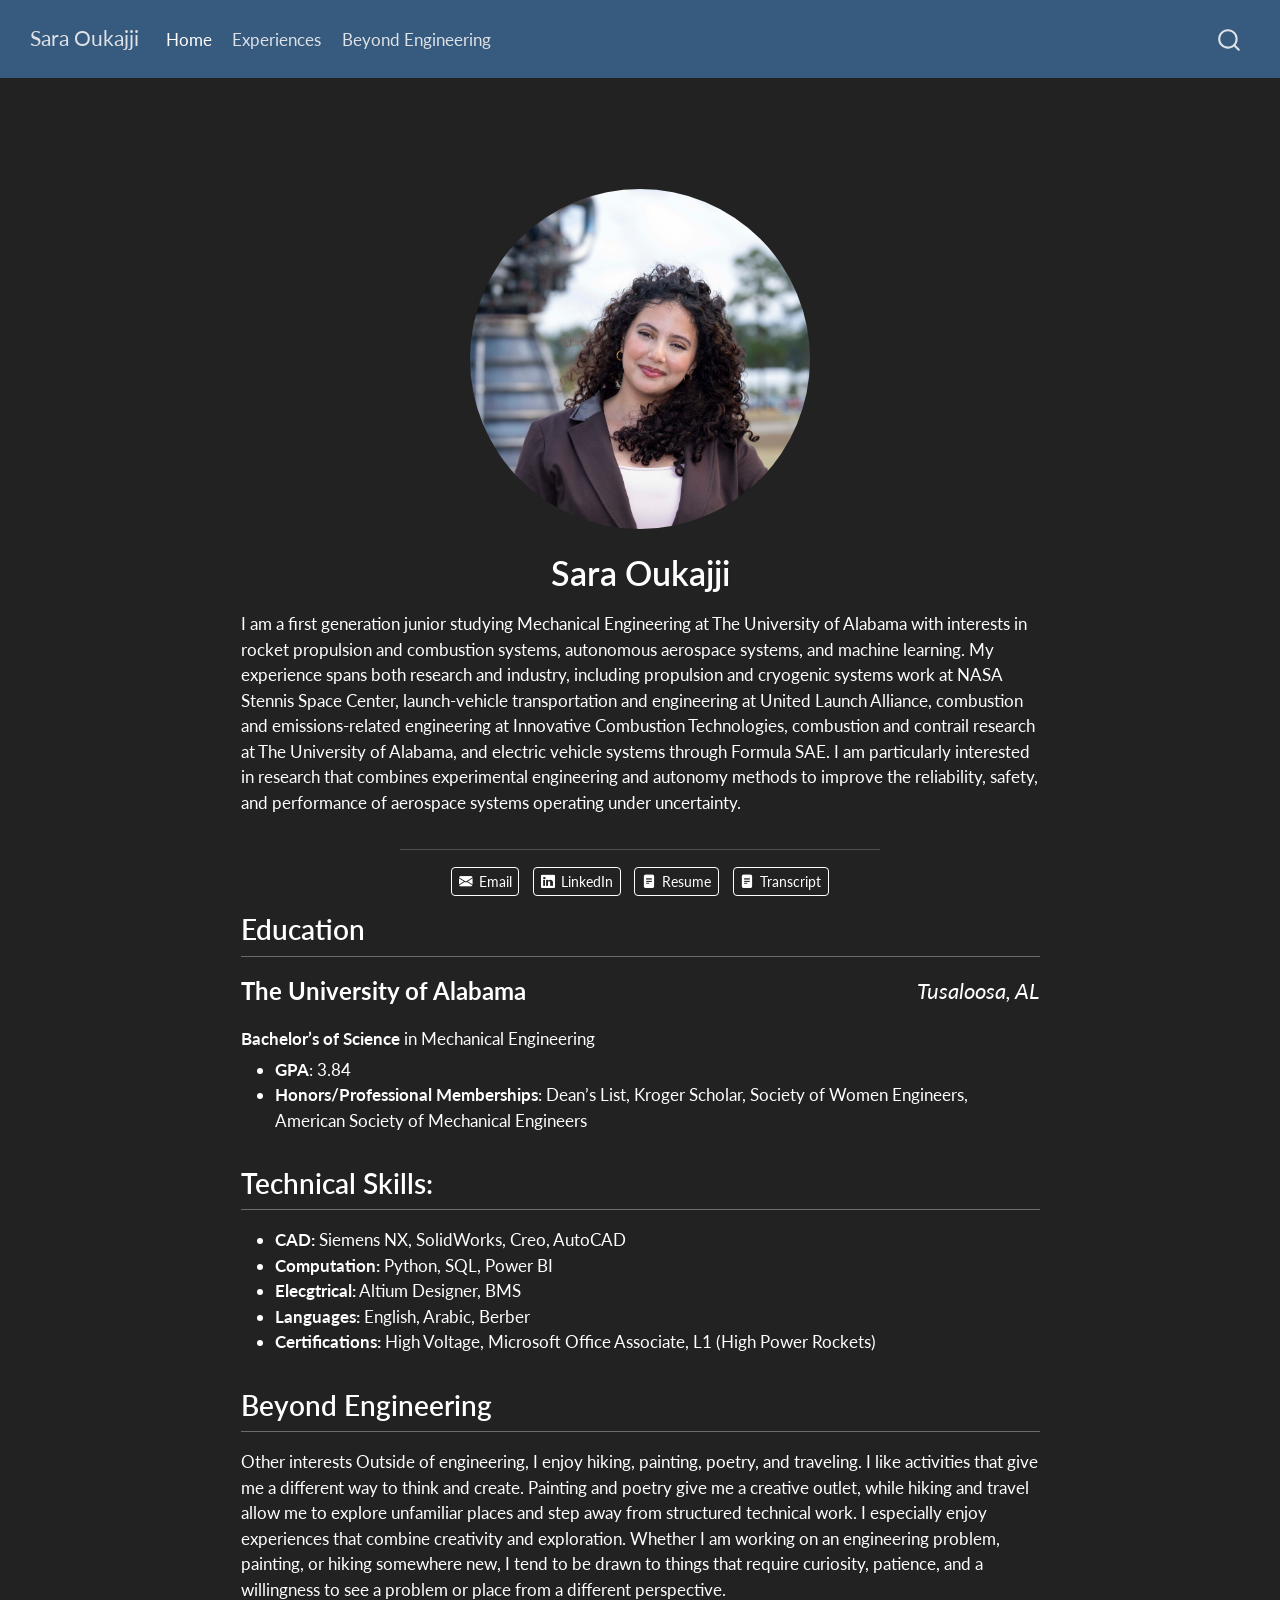
<file: index.html>
<!DOCTYPE html>
<html xmlns="http://www.w3.org/1999/xhtml" lang="en" xml:lang="en"><head>

<meta charset="utf-8">
<meta name="generator" content="quarto-1.9.37">

<meta name="viewport" content="width=device-width, initial-scale=1.0, user-scalable=yes">


<title>Sara Oukajji</title>
<style>
/* Default styles provided by pandoc.
** See https://pandoc.org/MANUAL.html#variables-for-html for config info.
*/
code{white-space: pre-wrap;}
span.smallcaps{font-variant: small-caps;}
div.columns{display: flex; gap: min(4vw, 1.5em);}
div.column{flex: auto; overflow-x: auto;}
div.hanging-indent{margin-left: 1.5em; text-indent: -1.5em;}
ul.task-list{list-style: none;}
ul.task-list li input[type="checkbox"] {
  width: 0.8em;
  margin: 0 0.8em 0.2em -1em; /* quarto-specific, see https://github.com/quarto-dev/quarto-cli/issues/4556 */ 
  vertical-align: middle;
}
</style>


<script src="site_libs/quarto-nav/quarto-nav.js"></script>
<script src="site_libs/quarto-nav/headroom.min.js"></script>
<script src="site_libs/clipboard/clipboard.min.js"></script>
<script src="site_libs/quarto-search/autocomplete.umd.js"></script>
<script src="site_libs/quarto-search/fuse.min.js"></script>
<script src="site_libs/quarto-search/quarto-search.js"></script>
<meta name="quarto:offset" content="./">
<script src="site_libs/quarto-html/quarto.js" type="module"></script>
<script src="site_libs/quarto-html/tabsets/tabsets.js" type="module"></script>
<script src="site_libs/quarto-html/popper.min.js"></script>
<script src="site_libs/quarto-html/tippy.umd.min.js"></script>
<link href="site_libs/quarto-html/tippy.css" rel="stylesheet">
<link href="site_libs/quarto-html/quarto-syntax-highlighting-dark-d0ae9245876894da5ac7e18953ecc5cc.css" rel="stylesheet" id="quarto-text-highlighting-styles">
<script src="site_libs/bootstrap/bootstrap.min.js"></script>
<link href="site_libs/bootstrap/bootstrap-icons.css" rel="stylesheet">
<link href="site_libs/bootstrap/bootstrap-4360c678b5099ca041644eb02eaa1bfe.min.css" rel="stylesheet" append-hash="true" id="quarto-bootstrap" data-mode="dark">
<script id="quarto-search-options" type="application/json">{
  "location": "navbar",
  "copy-button": false,
  "collapse-after": 3,
  "panel-placement": "end",
  "type": "overlay",
  "limit": 50,
  "keyboard-shortcut": [
    "f",
    "/",
    "s"
  ],
  "show-item-context": false,
  "language": {
    "search-no-results-text": "No results",
    "search-matching-documents-text": "matching documents",
    "search-copy-link-title": "Copy link to search",
    "search-hide-matches-text": "Hide additional matches",
    "search-more-match-text": "more match in this document",
    "search-more-matches-text": "more matches in this document",
    "search-clear-button-title": "Clear",
    "search-text-placeholder": "",
    "search-detached-cancel-button-title": "Cancel",
    "search-submit-button-title": "Submit",
    "search-label": "Search"
  }
}</script>


<link rel="stylesheet" href="styles.css">
</head>

<body class="nav-fixed fullcontent quarto-light">

<div id="quarto-search-results"></div>
  <header id="quarto-header" class="headroom fixed-top">
    <nav class="navbar navbar-expand-lg " data-bs-theme="dark">
      <div class="navbar-container container-fluid">
      <div class="navbar-brand-container mx-auto">
    <a class="navbar-brand" href="./index.html">
    <span class="navbar-title">Sara Oukajji</span>
    </a>
  </div>
            <div id="quarto-search" class="" title="Search"></div>
          <button class="navbar-toggler" type="button" data-bs-toggle="collapse" data-bs-target="#navbarCollapse" aria-controls="navbarCollapse" role="menu" aria-expanded="false" aria-label="Toggle navigation" onclick="if (window.quartoToggleHeadroom) { window.quartoToggleHeadroom(); }">
  <span class="navbar-toggler-icon"></span>
</button>
          <div class="collapse navbar-collapse" id="navbarCollapse">
            <ul class="navbar-nav navbar-nav-scroll me-auto">
  <li class="nav-item">
    <a class="nav-link active" href="./index.html" aria-current="page"> 
<span class="menu-text">Home</span></a>
  </li>  
  <li class="nav-item">
    <a class="nav-link" href="./work.html"> 
<span class="menu-text">Experiences</span></a>
  </li>  
  <li class="nav-item">
    <a class="nav-link" href="./beyond.html"> 
<span class="menu-text">Beyond Engineering</span></a>
  </li>  
</ul>
          </div> <!-- /navcollapse -->
            <div class="quarto-navbar-tools">
</div>
      </div> <!-- /container-fluid -->
    </nav>
</header>
<!-- content -->
<div id="quarto-content" class="quarto-container page-columns page-rows-contents page-layout-article page-navbar">
<!-- sidebar -->
<!-- margin-sidebar -->
    
<!-- main -->
<main class="content" id="quarto-document-content">




<div class="quarto-about-jolla">
  <img src="images/headshot.jpeg" class="about-image
  round " style="height: 20em; width: 20em;">
 <header id="title-block-header" class="quarto-title-block default">
<div class="quarto-title">
<h1 class="title">Sara Oukajji</h1>
</div>
<div class="quarto-title-meta">
  </div>
</header><div id="intro">
<p>I am a first generation junior studying Mechanical Engineering at The University of Alabama with interests in rocket propulsion and combustion systems, autonomous aerospace systems, and machine learning. My experience spans both research and industry, including propulsion and cryogenic systems work at NASA Stennis Space Center, launch-vehicle transportation and engineering at United Launch Alliance, combustion and emissions-related engineering at Innovative Combustion Technologies, combustion and contrail research at The University of Alabama, and electric vehicle systems through Formula SAE. I am particularly interested in research that combines experimental engineering and autonomy methods to improve the reliability, safety, and performance of aerospace systems operating under uncertainty.</p>
</div> 
  <hr class="about-sep">
   <div class="about-links">
  <a href="mailto:soukajji@crimson.ua.edu" class="about-link" rel="" target="">
    <i class="bi bi-envelope-fill"></i>
     <span class="about-link-text">Email</span>
  </a>
  <a href="https://www.linkedin.com/in/sara-oukajji/" class="about-link" rel="" target="">
    <i class="bi bi-linkedin"></i>
     <span class="about-link-text">LinkedIn</span>
  </a>
  <a href="/resume.pdf" class="about-link" rel="" target="">
    <i class="bi bi-file-text-fill"></i>
     <span class="about-link-text">Resume</span>
  </a>
  <a href="/transcript.pdf" class="about-link" rel="" target="">
    <i class="bi bi-file-text-fill"></i>
     <span class="about-link-text">Transcript</span>
  </a>
</div>
</div>

<section id="education" class="level2">
<h2 data-anchor-id="education">Education</h2>
<div class="columns">
<div class="column" style="width:60%;">
<p><span style="font-size: 1.4em;"><strong>The University of Alabama</strong></span></p>
</div><div class="column text-end" style="width:40%;">
<p><span style="font-size: 1.3em;"><em>Tusaloosa, AL </em></span></p>
</div>
</div>
<p><strong>Bachelor’s of Science</strong> in Mechanical Engineering</p>
<div style="margin-top: -12px;">

</div>
<ul>
<li><strong>GPA</strong>: 3.84<br>
</li>
<li><strong>Honors/Professional Memberships</strong>: Dean’s List, Kroger Scholar, Society of Women Engineers, American Society of Mechanical Engineers</li>
</ul>
</section>
<section id="technical-skills" class="level2">
<h2 data-anchor-id="technical-skills">Technical Skills:</h2>
<ul>
<li><strong>CAD:</strong> Siemens NX, SolidWorks, Creo, AutoCAD</li>
<li><strong>Computation:</strong> Python, SQL, Power BI</li>
<li><strong>Elecgtrical:</strong> Altium Designer, BMS</li>
<li><strong>Languages:</strong> English, Arabic, Berber</li>
<li><strong>Certifications:</strong> High Voltage, Microsoft Office Associate, L1 (High Power Rockets)</li>
</ul>
</section>
<section id="beyond-engineering" class="level2">
<h2 data-anchor-id="beyond-engineering">Beyond Engineering</h2>
<p>Other interests Outside of engineering, I enjoy hiking, painting, poetry, and traveling. I like activities that give me a different way to think and create. Painting and poetry give me a creative outlet, while hiking and travel allow me to explore unfamiliar places and step away from structured technical work. I especially enjoy experiences that combine creativity and exploration. Whether I am working on an engineering problem, painting, or hiking somewhere new, I tend to be drawn to things that require curiosity, patience, and a willingness to see a problem or place from a different perspective.</p>



</section>

</main> <!-- /main -->
<script id="quarto-html-after-body" type="application/javascript">
  window.document.addEventListener("DOMContentLoaded", function (event) {
    const isCodeAnnotation = (el) => {
      for (const clz of el.classList) {
        if (clz.startsWith('code-annotation-')) {                     
          return true;
        }
      }
      return false;
    }
    const onCopySuccess = function(e) {
      // button target
      const button = e.trigger;
      // don't keep focus
      button.blur();
      // flash "checked"
      button.classList.add('code-copy-button-checked');
      var currentTitle = button.getAttribute("title");
      button.setAttribute("title", "Copied!");
      let tooltip;
      if (window.bootstrap) {
        button.setAttribute("data-bs-toggle", "tooltip");
        button.setAttribute("data-bs-placement", "left");
        button.setAttribute("data-bs-title", "Copied!");
        tooltip = new bootstrap.Tooltip(button, 
          { trigger: "manual", 
            customClass: "code-copy-button-tooltip",
            offset: [0, -8]});
        tooltip.show();    
      }
      setTimeout(function() {
        if (tooltip) {
          tooltip.hide();
          button.removeAttribute("data-bs-title");
          button.removeAttribute("data-bs-toggle");
          button.removeAttribute("data-bs-placement");
        }
        button.setAttribute("title", currentTitle);
        button.classList.remove('code-copy-button-checked');
      }, 1000);
      // clear code selection
      e.clearSelection();
    }
    const getTextToCopy = function(trigger) {
      const outerScaffold = trigger.parentElement.cloneNode(true);
      const codeEl = outerScaffold.querySelector('code');
      for (const childEl of codeEl.children) {
        if (isCodeAnnotation(childEl)) {
          childEl.remove();
        }
      }
      return codeEl.innerText;
    }
    const clipboard = new window.ClipboardJS('.code-copy-button:not([data-in-quarto-modal])', {
      text: getTextToCopy
    });
    clipboard.on('success', onCopySuccess);
    if (window.document.getElementById('quarto-embedded-source-code-modal')) {
      const clipboardModal = new window.ClipboardJS('.code-copy-button[data-in-quarto-modal]', {
        text: getTextToCopy,
        container: window.document.getElementById('quarto-embedded-source-code-modal')
      });
      clipboardModal.on('success', onCopySuccess);
    }
      var localhostRegex = new RegExp(/^(?:http|https):\/\/localhost\:?[0-9]*\//);
      var mailtoRegex = new RegExp(/^mailto:/);
        var filterRegex = new RegExp("https:\/\/soukajji\.github\.io\/");
      var isInternal = (href) => {
          return filterRegex.test(href) || localhostRegex.test(href) || mailtoRegex.test(href);
      }
      // Inspect non-navigation links and adorn them if external
     var links = window.document.querySelectorAll('a[href]:not(.nav-link):not(.navbar-brand):not(.toc-action):not(.sidebar-link):not(.sidebar-item-toggle):not(.pagination-link):not(.no-external):not([aria-hidden]):not(.dropdown-item):not(.quarto-navigation-tool):not(.about-link)');
      for (var i=0; i<links.length; i++) {
        const link = links[i];
        if (!isInternal(link.href)) {
          // undo the damage that might have been done by quarto-nav.js in the case of
          // links that we want to consider external
          if (link.dataset.originalHref !== undefined) {
            link.href = link.dataset.originalHref;
          }
        }
      }
    function tippyHover(el, contentFn, onTriggerFn, onUntriggerFn) {
      const config = {
        allowHTML: true,
        maxWidth: 500,
        delay: 100,
        arrow: false,
        appendTo: function(el) {
            return el.parentElement;
        },
        interactive: true,
        interactiveBorder: 10,
        theme: 'quarto',
        placement: 'bottom-start',
      };
      if (contentFn) {
        config.content = contentFn;
      }
      if (onTriggerFn) {
        config.onTrigger = onTriggerFn;
      }
      if (onUntriggerFn) {
        config.onUntrigger = onUntriggerFn;
      }
      window.tippy(el, config); 
    }
    const noterefs = window.document.querySelectorAll('a[role="doc-noteref"]');
    for (var i=0; i<noterefs.length; i++) {
      const ref = noterefs[i];
      tippyHover(ref, function() {
        // use id or data attribute instead here
        let href = ref.getAttribute('data-footnote-href') || ref.getAttribute('href');
        try { href = new URL(href).hash; } catch {}
        const id = href.replace(/^#\/?/, "");
        const note = window.document.getElementById(id);
        if (note) {
          return note.innerHTML;
        } else {
          return "";
        }
      });
    }
    const xrefs = window.document.querySelectorAll('a.quarto-xref');
    const processXRef = (id, note) => {
      // Strip column container classes
      const stripColumnClz = (el) => {
        el.classList.remove("page-full", "page-columns");
        if (el.children) {
          for (const child of el.children) {
            stripColumnClz(child);
          }
        }
      }
      stripColumnClz(note)
      if (id === null || id.startsWith('sec-')) {
        // Special case sections, only their first couple elements
        const container = document.createElement("div");
        if (note.children && note.children.length > 2) {
          container.appendChild(note.children[0].cloneNode(true));
          for (let i = 1; i < note.children.length; i++) {
            const child = note.children[i];
            if (child.tagName === "P" && child.innerText === "") {
              continue;
            } else {
              container.appendChild(child.cloneNode(true));
              break;
            }
          }
          if (window.Quarto?.typesetMath) {
            window.Quarto.typesetMath(container);
          }
          return container.innerHTML
        } else {
          if (window.Quarto?.typesetMath) {
            window.Quarto.typesetMath(note);
          }
          return note.innerHTML;
        }
      } else {
        // Remove any anchor links if they are present
        const anchorLink = note.querySelector('a.anchorjs-link');
        if (anchorLink) {
          anchorLink.remove();
        }
        if (window.Quarto?.typesetMath) {
          window.Quarto.typesetMath(note);
        }
        if (note.classList.contains("callout")) {
          return note.outerHTML;
        } else {
          return note.innerHTML;
        }
      }
    }
    for (var i=0; i<xrefs.length; i++) {
      const xref = xrefs[i];
      tippyHover(xref, undefined, function(instance) {
        instance.disable();
        let url = xref.getAttribute('href');
        let hash = undefined; 
        if (url.startsWith('#')) {
          hash = url;
        } else {
          try { hash = new URL(url).hash; } catch {}
        }
        if (hash) {
          const id = hash.replace(/^#\/?/, "");
          const note = window.document.getElementById(id);
          if (note !== null) {
            try {
              const html = processXRef(id, note.cloneNode(true));
              instance.setContent(html);
            } finally {
              instance.enable();
              instance.show();
            }
          } else {
            // See if we can fetch this
            fetch(url.split('#')[0])
            .then(res => res.text())
            .then(html => {
              const parser = new DOMParser();
              const htmlDoc = parser.parseFromString(html, "text/html");
              const note = htmlDoc.getElementById(id);
              if (note !== null) {
                const html = processXRef(id, note);
                instance.setContent(html);
              } 
            }).finally(() => {
              instance.enable();
              instance.show();
            });
          }
        } else {
          // See if we can fetch a full url (with no hash to target)
          // This is a special case and we should probably do some content thinning / targeting
          fetch(url)
          .then(res => res.text())
          .then(html => {
            const parser = new DOMParser();
            const htmlDoc = parser.parseFromString(html, "text/html");
            const note = htmlDoc.querySelector('main.content');
            if (note !== null) {
              // This should only happen for chapter cross references
              // (since there is no id in the URL)
              // remove the first header
              if (note.children.length > 0 && note.children[0].tagName === "HEADER") {
                note.children[0].remove();
              }
              const html = processXRef(null, note);
              instance.setContent(html);
            } 
          }).finally(() => {
            instance.enable();
            instance.show();
          });
        }
      }, function(instance) {
      });
    }
        let selectedAnnoteEl;
        const selectorForAnnotation = ( cell, annotation) => {
          let cellAttr = 'data-code-cell="' + cell + '"';
          let lineAttr = 'data-code-annotation="' +  annotation + '"';
          const selector = 'span[' + cellAttr + '][' + lineAttr + ']';
          return selector;
        }
        const selectCodeLines = (annoteEl) => {
          const doc = window.document;
          const targetCell = annoteEl.getAttribute("data-target-cell");
          const targetAnnotation = annoteEl.getAttribute("data-target-annotation");
          const annoteSpan = window.document.querySelector(selectorForAnnotation(targetCell, targetAnnotation));
          const lines = annoteSpan.getAttribute("data-code-lines").split(",");
          const lineIds = lines.map((line) => {
            return targetCell + "-" + line;
          })
          let top = null;
          let height = null;
          let parent = null;
          if (lineIds.length > 0) {
              //compute the position of the single el (top and bottom and make a div)
              const el = window.document.getElementById(lineIds[0]);
              top = el.offsetTop;
              height = el.offsetHeight;
              parent = el.parentElement.parentElement;
            if (lineIds.length > 1) {
              const lastEl = window.document.getElementById(lineIds[lineIds.length - 1]);
              const bottom = lastEl.offsetTop + lastEl.offsetHeight;
              height = bottom - top;
            }
            if (top !== null && height !== null && parent !== null) {
              // cook up a div (if necessary) and position it 
              let div = window.document.getElementById("code-annotation-line-highlight");
              if (div === null) {
                div = window.document.createElement("div");
                div.setAttribute("id", "code-annotation-line-highlight");
                div.style.position = 'absolute';
                parent.appendChild(div);
              }
              div.style.top = top - 2 + "px";
              div.style.height = height + 4 + "px";
              div.style.left = 0;
              let gutterDiv = window.document.getElementById("code-annotation-line-highlight-gutter");
              if (gutterDiv === null) {
                gutterDiv = window.document.createElement("div");
                gutterDiv.setAttribute("id", "code-annotation-line-highlight-gutter");
                gutterDiv.style.position = 'absolute';
                const codeCell = window.document.getElementById(targetCell);
                const gutter = codeCell.querySelector('.code-annotation-gutter');
                gutter.appendChild(gutterDiv);
              }
              gutterDiv.style.top = top - 2 + "px";
              gutterDiv.style.height = height + 4 + "px";
            }
            selectedAnnoteEl = annoteEl;
          }
        };
        const unselectCodeLines = () => {
          const elementsIds = ["code-annotation-line-highlight", "code-annotation-line-highlight-gutter"];
          elementsIds.forEach((elId) => {
            const div = window.document.getElementById(elId);
            if (div) {
              div.remove();
            }
          });
          selectedAnnoteEl = undefined;
        };
          // Handle positioning of the toggle
      window.addEventListener(
        "resize",
        throttle(() => {
          elRect = undefined;
          if (selectedAnnoteEl) {
            selectCodeLines(selectedAnnoteEl);
          }
        }, 10)
      );
      function throttle(fn, ms) {
      let throttle = false;
      let timer;
        return (...args) => {
          if(!throttle) { // first call gets through
              fn.apply(this, args);
              throttle = true;
          } else { // all the others get throttled
              if(timer) clearTimeout(timer); // cancel #2
              timer = setTimeout(() => {
                fn.apply(this, args);
                timer = throttle = false;
              }, ms);
          }
        };
      }
        // Attach click handler to the DT
        const annoteDls = window.document.querySelectorAll('dt[data-target-cell]');
        for (const annoteDlNode of annoteDls) {
          annoteDlNode.addEventListener('click', (event) => {
            const clickedEl = event.target;
            if (clickedEl !== selectedAnnoteEl) {
              unselectCodeLines();
              const activeEl = window.document.querySelector('dt[data-target-cell].code-annotation-active');
              if (activeEl) {
                activeEl.classList.remove('code-annotation-active');
              }
              selectCodeLines(clickedEl);
              clickedEl.classList.add('code-annotation-active');
            } else {
              // Unselect the line
              unselectCodeLines();
              clickedEl.classList.remove('code-annotation-active');
            }
          });
        }
    const findCites = (el) => {
      const parentEl = el.parentElement;
      if (parentEl) {
        const cites = parentEl.dataset.cites;
        if (cites) {
          return {
            el,
            cites: cites.split(' ')
          };
        } else {
          return findCites(el.parentElement)
        }
      } else {
        return undefined;
      }
    };
    var bibliorefs = window.document.querySelectorAll('a[role="doc-biblioref"]');
    for (var i=0; i<bibliorefs.length; i++) {
      const ref = bibliorefs[i];
      const citeInfo = findCites(ref);
      if (citeInfo) {
        tippyHover(citeInfo.el, function() {
          var popup = window.document.createElement('div');
          citeInfo.cites.forEach(function(cite) {
            var citeDiv = window.document.createElement('div');
            citeDiv.classList.add('hanging-indent');
            citeDiv.classList.add('csl-entry');
            var biblioDiv = window.document.getElementById('ref-' + cite);
            if (biblioDiv) {
              citeDiv.innerHTML = biblioDiv.innerHTML;
            }
            popup.appendChild(citeDiv);
          });
          return popup.innerHTML;
        });
      }
    }
  });
  </script>
</div> <!-- /content -->




</body></html>
</file>
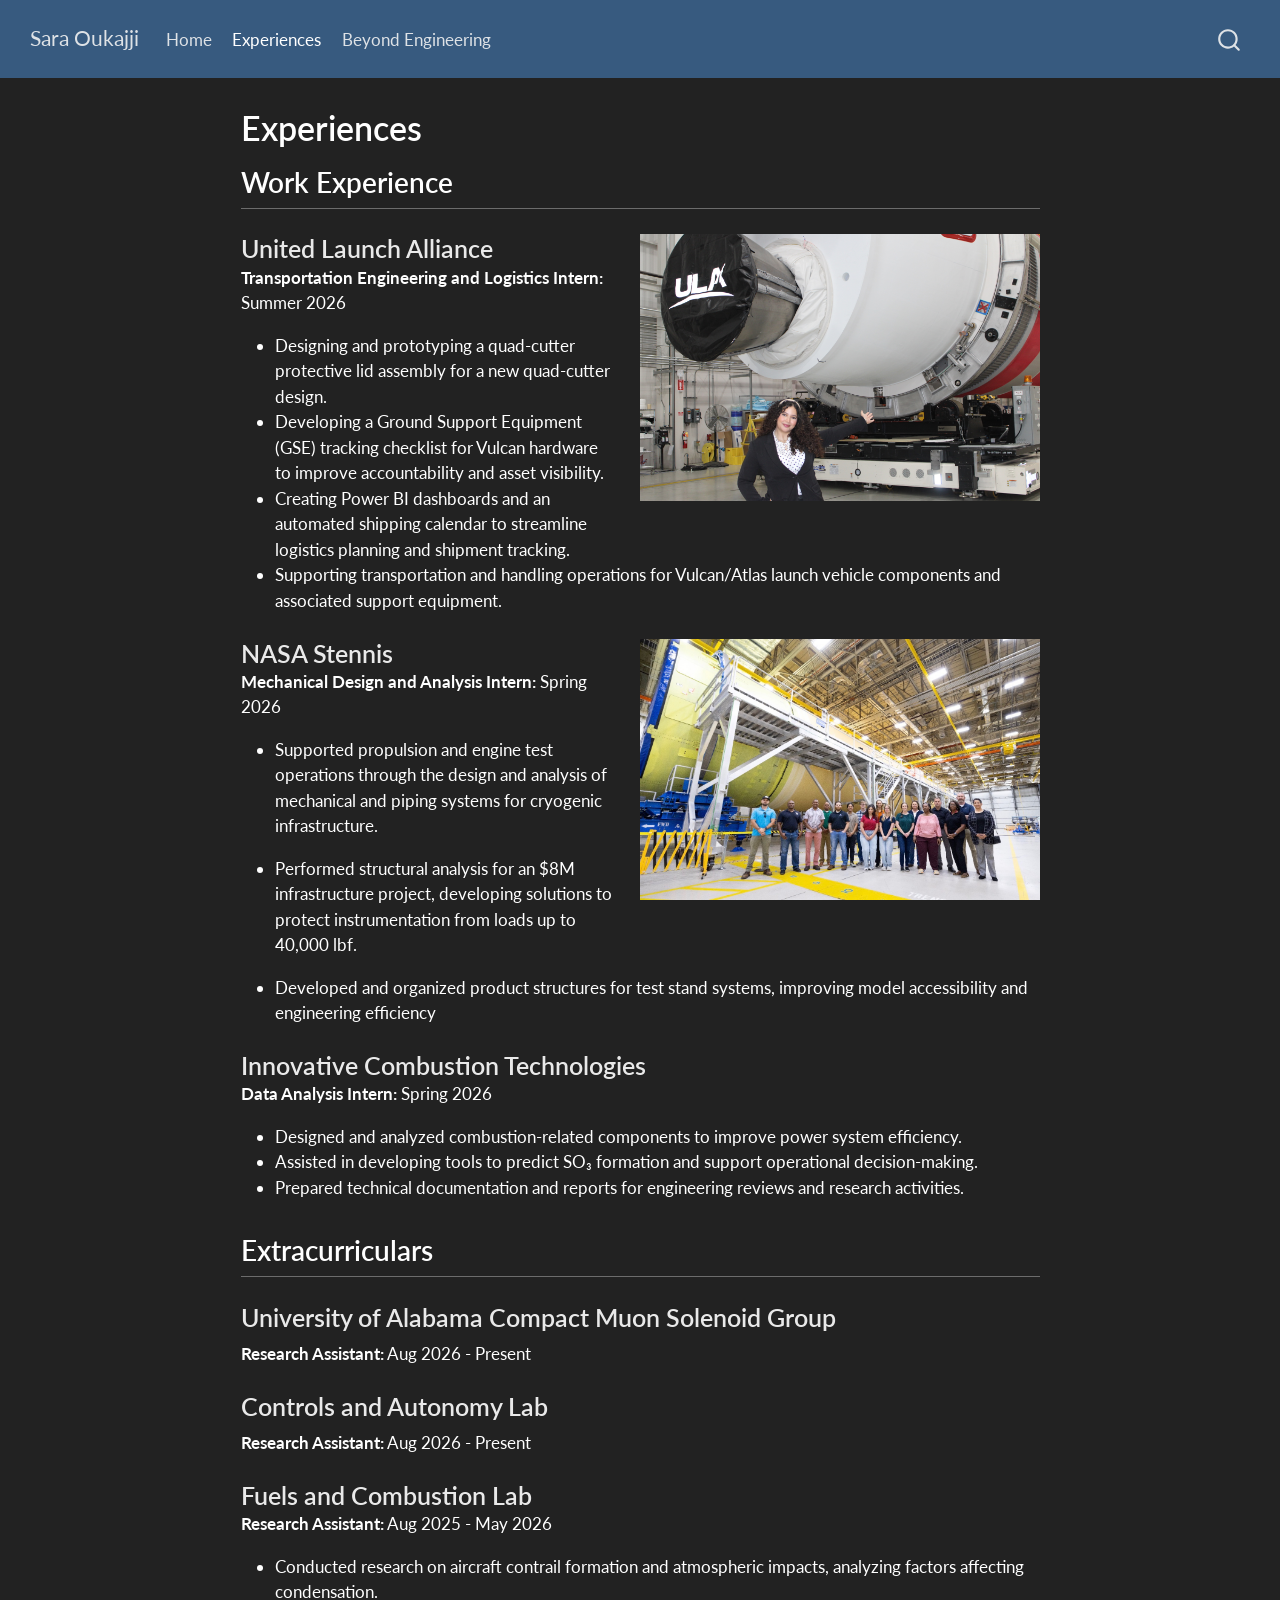
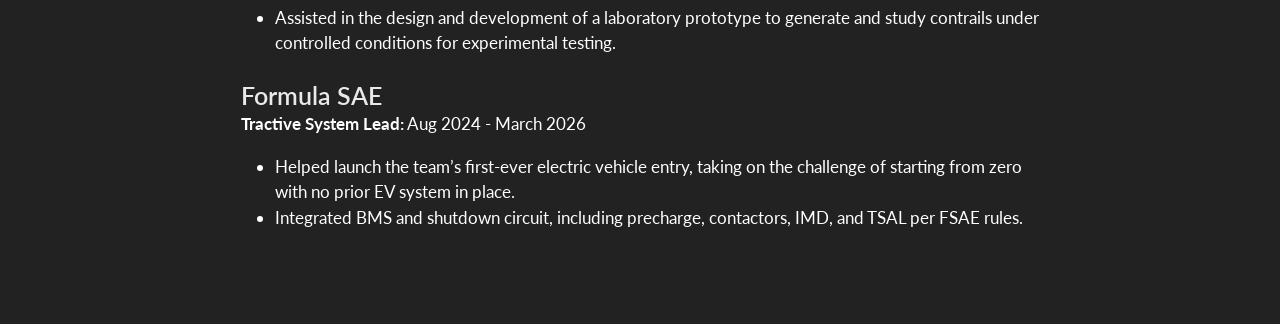
<file: work.html>
<!DOCTYPE html>
<html xmlns="http://www.w3.org/1999/xhtml" lang="en" xml:lang="en"><head>

<meta charset="utf-8">
<meta name="generator" content="quarto-1.9.37">

<meta name="viewport" content="width=device-width, initial-scale=1.0, user-scalable=yes">


<title>Experiences – Sara Oukajji</title>
<style>
/* Default styles provided by pandoc.
** See https://pandoc.org/MANUAL.html#variables-for-html for config info.
*/
code{white-space: pre-wrap;}
span.smallcaps{font-variant: small-caps;}
div.columns{display: flex; gap: min(4vw, 1.5em);}
div.column{flex: auto; overflow-x: auto;}
div.hanging-indent{margin-left: 1.5em; text-indent: -1.5em;}
ul.task-list{list-style: none;}
ul.task-list li input[type="checkbox"] {
  width: 0.8em;
  margin: 0 0.8em 0.2em -1em; /* quarto-specific, see https://github.com/quarto-dev/quarto-cli/issues/4556 */ 
  vertical-align: middle;
}
</style>


<script src="site_libs/quarto-nav/quarto-nav.js"></script>
<script src="site_libs/quarto-nav/headroom.min.js"></script>
<script src="site_libs/clipboard/clipboard.min.js"></script>
<script src="site_libs/quarto-search/autocomplete.umd.js"></script>
<script src="site_libs/quarto-search/fuse.min.js"></script>
<script src="site_libs/quarto-search/quarto-search.js"></script>
<meta name="quarto:offset" content="./">
<script src="site_libs/quarto-html/quarto.js" type="module"></script>
<script src="site_libs/quarto-html/tabsets/tabsets.js" type="module"></script>
<script src="site_libs/quarto-html/popper.min.js"></script>
<script src="site_libs/quarto-html/tippy.umd.min.js"></script>
<script src="site_libs/quarto-html/anchor.min.js"></script>
<link href="site_libs/quarto-html/tippy.css" rel="stylesheet">
<link href="site_libs/quarto-html/quarto-syntax-highlighting-dark-d0ae9245876894da5ac7e18953ecc5cc.css" rel="stylesheet" id="quarto-text-highlighting-styles">
<script src="site_libs/bootstrap/bootstrap.min.js"></script>
<link href="site_libs/bootstrap/bootstrap-icons.css" rel="stylesheet">
<link href="site_libs/bootstrap/bootstrap-4360c678b5099ca041644eb02eaa1bfe.min.css" rel="stylesheet" append-hash="true" id="quarto-bootstrap" data-mode="dark">
<script id="quarto-search-options" type="application/json">{
  "location": "navbar",
  "copy-button": false,
  "collapse-after": 3,
  "panel-placement": "end",
  "type": "overlay",
  "limit": 50,
  "keyboard-shortcut": [
    "f",
    "/",
    "s"
  ],
  "show-item-context": false,
  "language": {
    "search-no-results-text": "No results",
    "search-matching-documents-text": "matching documents",
    "search-copy-link-title": "Copy link to search",
    "search-hide-matches-text": "Hide additional matches",
    "search-more-match-text": "more match in this document",
    "search-more-matches-text": "more matches in this document",
    "search-clear-button-title": "Clear",
    "search-text-placeholder": "",
    "search-detached-cancel-button-title": "Cancel",
    "search-submit-button-title": "Submit",
    "search-label": "Search"
  }
}</script>


<link rel="stylesheet" href="styles.css">
</head>

<body class="nav-fixed fullcontent quarto-light">

<div id="quarto-search-results"></div>
  <header id="quarto-header" class="headroom fixed-top">
    <nav class="navbar navbar-expand-lg " data-bs-theme="dark">
      <div class="navbar-container container-fluid">
      <div class="navbar-brand-container mx-auto">
    <a class="navbar-brand" href="./index.html">
    <span class="navbar-title">Sara Oukajji</span>
    </a>
  </div>
            <div id="quarto-search" class="" title="Search"></div>
          <button class="navbar-toggler" type="button" data-bs-toggle="collapse" data-bs-target="#navbarCollapse" aria-controls="navbarCollapse" role="menu" aria-expanded="false" aria-label="Toggle navigation" onclick="if (window.quartoToggleHeadroom) { window.quartoToggleHeadroom(); }">
  <span class="navbar-toggler-icon"></span>
</button>
          <div class="collapse navbar-collapse" id="navbarCollapse">
            <ul class="navbar-nav navbar-nav-scroll me-auto">
  <li class="nav-item">
    <a class="nav-link" href="./index.html"> 
<span class="menu-text">Home</span></a>
  </li>  
  <li class="nav-item">
    <a class="nav-link active" href="./work.html" aria-current="page"> 
<span class="menu-text">Experiences</span></a>
  </li>  
  <li class="nav-item">
    <a class="nav-link" href="./beyond.html"> 
<span class="menu-text">Beyond Engineering</span></a>
  </li>  
</ul>
          </div> <!-- /navcollapse -->
            <div class="quarto-navbar-tools">
</div>
      </div> <!-- /container-fluid -->
    </nav>
</header>
<!-- content -->
<div id="quarto-content" class="quarto-container page-columns page-rows-contents page-layout-article page-navbar">
<!-- sidebar -->
<!-- margin-sidebar -->
    
<!-- main -->
<main class="content" id="quarto-document-content">

<header id="title-block-header" class="quarto-title-block default">
<div class="quarto-title">
<h1 class="title">Experiences</h1>
</div>



<div class="quarto-title-meta">

    
  
    
  </div>
  


</header>


<section id="work-experience" class="level2">
<h2 class="anchored" data-anchor-id="work-experience">Work Experience</h2>
<div class="wrap-container">
<p><img src="images/ULA.jpeg" class="wrap-image img-fluid"></p>
<section id="united-launch-alliance" class="level3">
<h3 class="anchored" data-anchor-id="united-launch-alliance">United Launch Alliance</h3>
<div style="margin-top: -8px;">

</div>
<p><strong>Transportation Engineering and Logistics Intern:</strong> Summer 2026<br>
</p>
</section>
</div>
<ul>
<li>Designing and prototyping a quad-cutter protective lid assembly for a new quad-cutter design.</li>
<li>Developing a Ground Support Equipment (GSE) tracking checklist for Vulcan hardware to improve accountability and asset visibility.</li>
<li>Creating Power BI dashboards and an automated shipping calendar to streamline logistics planning and shipment tracking.</li>
<li>Supporting transportation and handling operations for Vulcan/Atlas launch vehicle components and associated support equipment.</li>
</ul>
<div class="wrap-container">
<p><img src="images/NASA.jpeg" class="wrap-image img-fluid"></p>
<section id="nasa-stennis" class="level3">
<h3 class="anchored" data-anchor-id="nasa-stennis">NASA Stennis</h3>
<div style="margin-top: -8px;">

</div>
<p><strong>Mechanical Design and Analysis Intern:</strong> Spring 2026<br>
</p>
</section>
</div>
<ul>
<li><p>Supported propulsion and engine test operations through the design and analysis of mechanical and piping systems for cryogenic infrastructure.</p></li>
<li><p>Performed structural analysis for an $8M infrastructure project, developing solutions to protect instrumentation from loads up to 40,000 lbf.</p></li>
<li><p>Developed and organized product structures for test stand systems, improving model accessibility and engineering efficiency</p></li>
</ul>
<section id="innovative-combustion-technologies" class="level3">
<h3 class="anchored" data-anchor-id="innovative-combustion-technologies">Innovative Combustion Technologies</h3>
<div style="margin-top: -8px;">

</div>
<p><strong>Data Analysis Intern:</strong> Spring 2026<br>
</p>
<ul>
<li>Designed and analyzed combustion-related components to improve power system efficiency.</li>
<li>Assisted in developing tools to predict SO₃ formation and support operational decision-making.</li>
<li>Prepared technical documentation and reports for engineering reviews and research activities.</li>
</ul>
</section>
</section>
<section id="extracurriculars" class="level2">
<h2 class="anchored" data-anchor-id="extracurriculars">Extracurriculars</h2>
<section id="university-of-alabama-compact-muon-solenoid-group" class="level3">
<h3 class="anchored" data-anchor-id="university-of-alabama-compact-muon-solenoid-group">University of Alabama Compact Muon Solenoid Group</h3>
<p><strong>Research Assistant:</strong> Aug 2026 - Present<br>
</p>
</section>
<section id="controls-and-autonomy-lab" class="level3">
<h3 class="anchored" data-anchor-id="controls-and-autonomy-lab">Controls and Autonomy Lab</h3>
<p><strong>Research Assistant:</strong> Aug 2026 - Present<br>
</p>
</section>
<section id="fuels-and-combustion-lab" class="level3">
<h3 class="anchored" data-anchor-id="fuels-and-combustion-lab">Fuels and Combustion Lab</h3>
<div style="margin-top: -8px;">

</div>
<p><strong>Research Assistant:</strong> Aug 2025 - May 2026<br>
</p>
<ul>
<li>Conducted research on aircraft contrail formation and atmospheric impacts, analyzing factors affecting condensation.</li>
<li>Assisted in the design and development of a laboratory prototype to generate and study contrails under controlled conditions for experimental testing.</li>
</ul>
</section>
<section id="formula-sae" class="level3">
<h3 class="anchored" data-anchor-id="formula-sae">Formula SAE</h3>
<div style="margin-top: -8px;">

</div>
<p><strong>Tractive System Lead:</strong> Aug 2024 - March 2026<br>
</p>
<ul>
<li>Helped launch the team’s first-ever electric vehicle entry, taking on the challenge of starting from zero with no prior EV system in place.</li>
<li>Integrated BMS and shutdown circuit, including precharge, contactors, IMD, and TSAL per FSAE rules.</li>
</ul>


</section>
</section>

</main> <!-- /main -->
<script id="quarto-html-after-body" type="application/javascript">
  window.document.addEventListener("DOMContentLoaded", function (event) {
    const icon = "";
    const anchorJS = new window.AnchorJS();
    anchorJS.options = {
      placement: 'right',
      icon: icon
    };
    anchorJS.add('.anchored');
    const isCodeAnnotation = (el) => {
      for (const clz of el.classList) {
        if (clz.startsWith('code-annotation-')) {                     
          return true;
        }
      }
      return false;
    }
    const onCopySuccess = function(e) {
      // button target
      const button = e.trigger;
      // don't keep focus
      button.blur();
      // flash "checked"
      button.classList.add('code-copy-button-checked');
      var currentTitle = button.getAttribute("title");
      button.setAttribute("title", "Copied!");
      let tooltip;
      if (window.bootstrap) {
        button.setAttribute("data-bs-toggle", "tooltip");
        button.setAttribute("data-bs-placement", "left");
        button.setAttribute("data-bs-title", "Copied!");
        tooltip = new bootstrap.Tooltip(button, 
          { trigger: "manual", 
            customClass: "code-copy-button-tooltip",
            offset: [0, -8]});
        tooltip.show();    
      }
      setTimeout(function() {
        if (tooltip) {
          tooltip.hide();
          button.removeAttribute("data-bs-title");
          button.removeAttribute("data-bs-toggle");
          button.removeAttribute("data-bs-placement");
        }
        button.setAttribute("title", currentTitle);
        button.classList.remove('code-copy-button-checked');
      }, 1000);
      // clear code selection
      e.clearSelection();
    }
    const getTextToCopy = function(trigger) {
      const outerScaffold = trigger.parentElement.cloneNode(true);
      const codeEl = outerScaffold.querySelector('code');
      for (const childEl of codeEl.children) {
        if (isCodeAnnotation(childEl)) {
          childEl.remove();
        }
      }
      return codeEl.innerText;
    }
    const clipboard = new window.ClipboardJS('.code-copy-button:not([data-in-quarto-modal])', {
      text: getTextToCopy
    });
    clipboard.on('success', onCopySuccess);
    if (window.document.getElementById('quarto-embedded-source-code-modal')) {
      const clipboardModal = new window.ClipboardJS('.code-copy-button[data-in-quarto-modal]', {
        text: getTextToCopy,
        container: window.document.getElementById('quarto-embedded-source-code-modal')
      });
      clipboardModal.on('success', onCopySuccess);
    }
      var localhostRegex = new RegExp(/^(?:http|https):\/\/localhost\:?[0-9]*\//);
      var mailtoRegex = new RegExp(/^mailto:/);
        var filterRegex = new RegExp("https:\/\/soukajji\.github\.io\/");
      var isInternal = (href) => {
          return filterRegex.test(href) || localhostRegex.test(href) || mailtoRegex.test(href);
      }
      // Inspect non-navigation links and adorn them if external
     var links = window.document.querySelectorAll('a[href]:not(.nav-link):not(.navbar-brand):not(.toc-action):not(.sidebar-link):not(.sidebar-item-toggle):not(.pagination-link):not(.no-external):not([aria-hidden]):not(.dropdown-item):not(.quarto-navigation-tool):not(.about-link)');
      for (var i=0; i<links.length; i++) {
        const link = links[i];
        if (!isInternal(link.href)) {
          // undo the damage that might have been done by quarto-nav.js in the case of
          // links that we want to consider external
          if (link.dataset.originalHref !== undefined) {
            link.href = link.dataset.originalHref;
          }
        }
      }
    function tippyHover(el, contentFn, onTriggerFn, onUntriggerFn) {
      const config = {
        allowHTML: true,
        maxWidth: 500,
        delay: 100,
        arrow: false,
        appendTo: function(el) {
            return el.parentElement;
        },
        interactive: true,
        interactiveBorder: 10,
        theme: 'quarto',
        placement: 'bottom-start',
      };
      if (contentFn) {
        config.content = contentFn;
      }
      if (onTriggerFn) {
        config.onTrigger = onTriggerFn;
      }
      if (onUntriggerFn) {
        config.onUntrigger = onUntriggerFn;
      }
      window.tippy(el, config); 
    }
    const noterefs = window.document.querySelectorAll('a[role="doc-noteref"]');
    for (var i=0; i<noterefs.length; i++) {
      const ref = noterefs[i];
      tippyHover(ref, function() {
        // use id or data attribute instead here
        let href = ref.getAttribute('data-footnote-href') || ref.getAttribute('href');
        try { href = new URL(href).hash; } catch {}
        const id = href.replace(/^#\/?/, "");
        const note = window.document.getElementById(id);
        if (note) {
          return note.innerHTML;
        } else {
          return "";
        }
      });
    }
    const xrefs = window.document.querySelectorAll('a.quarto-xref');
    const processXRef = (id, note) => {
      // Strip column container classes
      const stripColumnClz = (el) => {
        el.classList.remove("page-full", "page-columns");
        if (el.children) {
          for (const child of el.children) {
            stripColumnClz(child);
          }
        }
      }
      stripColumnClz(note)
      if (id === null || id.startsWith('sec-')) {
        // Special case sections, only their first couple elements
        const container = document.createElement("div");
        if (note.children && note.children.length > 2) {
          container.appendChild(note.children[0].cloneNode(true));
          for (let i = 1; i < note.children.length; i++) {
            const child = note.children[i];
            if (child.tagName === "P" && child.innerText === "") {
              continue;
            } else {
              container.appendChild(child.cloneNode(true));
              break;
            }
          }
          if (window.Quarto?.typesetMath) {
            window.Quarto.typesetMath(container);
          }
          return container.innerHTML
        } else {
          if (window.Quarto?.typesetMath) {
            window.Quarto.typesetMath(note);
          }
          return note.innerHTML;
        }
      } else {
        // Remove any anchor links if they are present
        const anchorLink = note.querySelector('a.anchorjs-link');
        if (anchorLink) {
          anchorLink.remove();
        }
        if (window.Quarto?.typesetMath) {
          window.Quarto.typesetMath(note);
        }
        if (note.classList.contains("callout")) {
          return note.outerHTML;
        } else {
          return note.innerHTML;
        }
      }
    }
    for (var i=0; i<xrefs.length; i++) {
      const xref = xrefs[i];
      tippyHover(xref, undefined, function(instance) {
        instance.disable();
        let url = xref.getAttribute('href');
        let hash = undefined; 
        if (url.startsWith('#')) {
          hash = url;
        } else {
          try { hash = new URL(url).hash; } catch {}
        }
        if (hash) {
          const id = hash.replace(/^#\/?/, "");
          const note = window.document.getElementById(id);
          if (note !== null) {
            try {
              const html = processXRef(id, note.cloneNode(true));
              instance.setContent(html);
            } finally {
              instance.enable();
              instance.show();
            }
          } else {
            // See if we can fetch this
            fetch(url.split('#')[0])
            .then(res => res.text())
            .then(html => {
              const parser = new DOMParser();
              const htmlDoc = parser.parseFromString(html, "text/html");
              const note = htmlDoc.getElementById(id);
              if (note !== null) {
                const html = processXRef(id, note);
                instance.setContent(html);
              } 
            }).finally(() => {
              instance.enable();
              instance.show();
            });
          }
        } else {
          // See if we can fetch a full url (with no hash to target)
          // This is a special case and we should probably do some content thinning / targeting
          fetch(url)
          .then(res => res.text())
          .then(html => {
            const parser = new DOMParser();
            const htmlDoc = parser.parseFromString(html, "text/html");
            const note = htmlDoc.querySelector('main.content');
            if (note !== null) {
              // This should only happen for chapter cross references
              // (since there is no id in the URL)
              // remove the first header
              if (note.children.length > 0 && note.children[0].tagName === "HEADER") {
                note.children[0].remove();
              }
              const html = processXRef(null, note);
              instance.setContent(html);
            } 
          }).finally(() => {
            instance.enable();
            instance.show();
          });
        }
      }, function(instance) {
      });
    }
        let selectedAnnoteEl;
        const selectorForAnnotation = ( cell, annotation) => {
          let cellAttr = 'data-code-cell="' + cell + '"';
          let lineAttr = 'data-code-annotation="' +  annotation + '"';
          const selector = 'span[' + cellAttr + '][' + lineAttr + ']';
          return selector;
        }
        const selectCodeLines = (annoteEl) => {
          const doc = window.document;
          const targetCell = annoteEl.getAttribute("data-target-cell");
          const targetAnnotation = annoteEl.getAttribute("data-target-annotation");
          const annoteSpan = window.document.querySelector(selectorForAnnotation(targetCell, targetAnnotation));
          const lines = annoteSpan.getAttribute("data-code-lines").split(",");
          const lineIds = lines.map((line) => {
            return targetCell + "-" + line;
          })
          let top = null;
          let height = null;
          let parent = null;
          if (lineIds.length > 0) {
              //compute the position of the single el (top and bottom and make a div)
              const el = window.document.getElementById(lineIds[0]);
              top = el.offsetTop;
              height = el.offsetHeight;
              parent = el.parentElement.parentElement;
            if (lineIds.length > 1) {
              const lastEl = window.document.getElementById(lineIds[lineIds.length - 1]);
              const bottom = lastEl.offsetTop + lastEl.offsetHeight;
              height = bottom - top;
            }
            if (top !== null && height !== null && parent !== null) {
              // cook up a div (if necessary) and position it 
              let div = window.document.getElementById("code-annotation-line-highlight");
              if (div === null) {
                div = window.document.createElement("div");
                div.setAttribute("id", "code-annotation-line-highlight");
                div.style.position = 'absolute';
                parent.appendChild(div);
              }
              div.style.top = top - 2 + "px";
              div.style.height = height + 4 + "px";
              div.style.left = 0;
              let gutterDiv = window.document.getElementById("code-annotation-line-highlight-gutter");
              if (gutterDiv === null) {
                gutterDiv = window.document.createElement("div");
                gutterDiv.setAttribute("id", "code-annotation-line-highlight-gutter");
                gutterDiv.style.position = 'absolute';
                const codeCell = window.document.getElementById(targetCell);
                const gutter = codeCell.querySelector('.code-annotation-gutter');
                gutter.appendChild(gutterDiv);
              }
              gutterDiv.style.top = top - 2 + "px";
              gutterDiv.style.height = height + 4 + "px";
            }
            selectedAnnoteEl = annoteEl;
          }
        };
        const unselectCodeLines = () => {
          const elementsIds = ["code-annotation-line-highlight", "code-annotation-line-highlight-gutter"];
          elementsIds.forEach((elId) => {
            const div = window.document.getElementById(elId);
            if (div) {
              div.remove();
            }
          });
          selectedAnnoteEl = undefined;
        };
          // Handle positioning of the toggle
      window.addEventListener(
        "resize",
        throttle(() => {
          elRect = undefined;
          if (selectedAnnoteEl) {
            selectCodeLines(selectedAnnoteEl);
          }
        }, 10)
      );
      function throttle(fn, ms) {
      let throttle = false;
      let timer;
        return (...args) => {
          if(!throttle) { // first call gets through
              fn.apply(this, args);
              throttle = true;
          } else { // all the others get throttled
              if(timer) clearTimeout(timer); // cancel #2
              timer = setTimeout(() => {
                fn.apply(this, args);
                timer = throttle = false;
              }, ms);
          }
        };
      }
        // Attach click handler to the DT
        const annoteDls = window.document.querySelectorAll('dt[data-target-cell]');
        for (const annoteDlNode of annoteDls) {
          annoteDlNode.addEventListener('click', (event) => {
            const clickedEl = event.target;
            if (clickedEl !== selectedAnnoteEl) {
              unselectCodeLines();
              const activeEl = window.document.querySelector('dt[data-target-cell].code-annotation-active');
              if (activeEl) {
                activeEl.classList.remove('code-annotation-active');
              }
              selectCodeLines(clickedEl);
              clickedEl.classList.add('code-annotation-active');
            } else {
              // Unselect the line
              unselectCodeLines();
              clickedEl.classList.remove('code-annotation-active');
            }
          });
        }
    const findCites = (el) => {
      const parentEl = el.parentElement;
      if (parentEl) {
        const cites = parentEl.dataset.cites;
        if (cites) {
          return {
            el,
            cites: cites.split(' ')
          };
        } else {
          return findCites(el.parentElement)
        }
      } else {
        return undefined;
      }
    };
    var bibliorefs = window.document.querySelectorAll('a[role="doc-biblioref"]');
    for (var i=0; i<bibliorefs.length; i++) {
      const ref = bibliorefs[i];
      const citeInfo = findCites(ref);
      if (citeInfo) {
        tippyHover(citeInfo.el, function() {
          var popup = window.document.createElement('div');
          citeInfo.cites.forEach(function(cite) {
            var citeDiv = window.document.createElement('div');
            citeDiv.classList.add('hanging-indent');
            citeDiv.classList.add('csl-entry');
            var biblioDiv = window.document.getElementById('ref-' + cite);
            if (biblioDiv) {
              citeDiv.innerHTML = biblioDiv.innerHTML;
            }
            popup.appendChild(citeDiv);
          });
          return popup.innerHTML;
        });
      }
    }
  });
  </script>
</div> <!-- /content -->




</body></html>
</file>
<file: site_libs/quarto-html/tippy.css>
.tippy-box[data-animation=fade][data-state=hidden]{opacity:0}[data-tippy-root]{max-width:calc(100vw - 10px)}.tippy-box{position:relative;background-color:#333;color:#fff;border-radius:4px;font-size:14px;line-height:1.4;white-space:normal;outline:0;transition-property:transform,visibility,opacity}.tippy-box[data-placement^=top]>.tippy-arrow{bottom:0}.tippy-box[data-placement^=top]>.tippy-arrow:before{bottom:-7px;left:0;border-width:8px 8px 0;border-top-color:initial;transform-origin:center top}.tippy-box[data-placement^=bottom]>.tippy-arrow{top:0}.tippy-box[data-placement^=bottom]>.tippy-arrow:before{top:-7px;left:0;border-width:0 8px 8px;border-bottom-color:initial;transform-origin:center bottom}.tippy-box[data-placement^=left]>.tippy-arrow{right:0}.tippy-box[data-placement^=left]>.tippy-arrow:before{border-width:8px 0 8px 8px;border-left-color:initial;right:-7px;transform-origin:center left}.tippy-box[data-placement^=right]>.tippy-arrow{left:0}.tippy-box[data-placement^=right]>.tippy-arrow:before{left:-7px;border-width:8px 8px 8px 0;border-right-color:initial;transform-origin:center right}.tippy-box[data-inertia][data-state=visible]{transition-timing-function:cubic-bezier(.54,1.5,.38,1.11)}.tippy-arrow{width:16px;height:16px;color:#333}.tippy-arrow:before{content:"";position:absolute;border-color:transparent;border-style:solid}.tippy-content{position:relative;padding:5px 9px;z-index:1}
</file>
<file: site_libs/quarto-html/quarto-syntax-highlighting-dark-d0ae9245876894da5ac7e18953ecc5cc.css>
/* quarto syntax highlight colors */
:root {
  --quarto-hl-al-color: #f07178;
  --quarto-hl-an-color: #d4d0ab;
  --quarto-hl-at-color: #00e0e0;
  --quarto-hl-bn-color: #d4d0ab;
  --quarto-hl-bu-color: #abe338;
  --quarto-hl-ch-color: #abe338;
  --quarto-hl-co-color: #f8f8f2;
  --quarto-hl-cv-color: #ffd700;
  --quarto-hl-cn-color: #ffd700;
  --quarto-hl-cf-color: #ffa07a;
  --quarto-hl-dt-color: #ffa07a;
  --quarto-hl-dv-color: #d4d0ab;
  --quarto-hl-do-color: #f8f8f2;
  --quarto-hl-er-color: #f07178;
  --quarto-hl-ex-color: #00e0e0;
  --quarto-hl-fl-color: #d4d0ab;
  --quarto-hl-fu-color: #ffa07a;
  --quarto-hl-im-color: #abe338;
  --quarto-hl-in-color: #d4d0ab;
  --quarto-hl-kw-color: #ffa07a;
  --quarto-hl-op-color: #ffa07a;
  --quarto-hl-ot-color: #00e0e0;
  --quarto-hl-pp-color: #dcc6e0;
  --quarto-hl-re-color: #00e0e0;
  --quarto-hl-sc-color: #abe338;
  --quarto-hl-ss-color: #abe338;
  --quarto-hl-st-color: #abe338;
  --quarto-hl-va-color: #00e0e0;
  --quarto-hl-vs-color: #abe338;
  --quarto-hl-wa-color: #dcc6e0;
}

/* other quarto variables */
:root {
  --quarto-font-monospace: SFMono-Regular, Menlo, Monaco, Consolas, "Liberation Mono", "Courier New", monospace;
}

/* syntax highlight based on Pandoc's rules */
pre > code.sourceCode > span {
  color: #f8f8f2;
}

code.sourceCode > span {
  color: #f8f8f2;
}

div.sourceCode,
div.sourceCode pre.sourceCode {
  color: #f8f8f2;
}

/* Normal */
code span {
  color: #f8f8f2;
}

/* Alert */
code span.al {
  color: #f07178;
}

/* Annotation */
code span.an {
  color: #d4d0ab;
}

/* Attribute */
code span.at {
  color: #00e0e0;
}

/* BaseN */
code span.bn {
  color: #d4d0ab;
}

/* BuiltIn */
code span.bu {
  color: #abe338;
}

/* ControlFlow */
code span.cf {
  font-weight: bold;
  color: #ffa07a;
}

/* Char */
code span.ch {
  color: #abe338;
}

/* Constant */
code span.cn {
  color: #ffd700;
}

/* Comment */
code span.co {
  font-style: italic;
  color: #f8f8f2;
}

/* CommentVar */
code span.cv {
  color: #ffd700;
}

/* Documentation */
code span.do {
  color: #f8f8f2;
}

/* DataType */
code span.dt {
  color: #ffa07a;
}

/* DecVal */
code span.dv {
  color: #d4d0ab;
}

/* Error */
code span.er {
  color: #f07178;
  text-decoration: underline;
}

/* Extension */
code span.ex {
  font-weight: bold;
  color: #00e0e0;
}

/* Float */
code span.fl {
  color: #d4d0ab;
}

/* Function */
code span.fu {
  color: #ffa07a;
}

/* Import */
code span.im {
  color: #abe338;
}

/* Information */
code span.in {
  color: #d4d0ab;
}

/* Keyword */
code span.kw {
  font-weight: bold;
  color: #ffa07a;
}

/* Operator */
code span.op {
  color: #ffa07a;
}

/* Other */
code span.ot {
  color: #00e0e0;
}

/* Preprocessor */
code span.pp {
  color: #dcc6e0;
}

/* RegionMarker */
code span.re {
  background-color: #f8f8f2;
  color: #00e0e0;
}

/* SpecialChar */
code span.sc {
  color: #abe338;
}

/* SpecialString */
code span.ss {
  color: #abe338;
}

/* String */
code span.st {
  color: #abe338;
}

/* Variable */
code span.va {
  color: #00e0e0;
}

/* VerbatimString */
code span.vs {
  color: #abe338;
}

/* Warning */
code span.wa {
  color: #dcc6e0;
}

.prevent-inlining {
  content: "</";
}

/*# sourceMappingURL=e2dac9153eaf3c552d5043f9565d03d7.css.map */
</file>
<file: styles.css>
/* 1. Default (Light Mode / Cosmo) */
html[data-bs-theme="light"] h2,
body.quarto-light h2 {
  border-bottom: 1px solid #6c6c6c; /* A muted charcoal for dark backgrounds */
}

/* 2. Dark Mode (Darkly) Override */
html[data-bs-theme="dark"] h2, 
body.quarto-dark h2 {
  border-bottom: 1px solid #444444; /* A muted charcoal for dark backgrounds */
}

hr {
  border: none;
  border-top: 1px solid #4f4f4f; 
  opacity: 1;
}

.transcript-btn {
  background-color: #ffffff; 
  color: #3c3c3c;
  border: 1px solid #3c3c3c; 
}

/* Dark Mode Override */
html[data-bs-theme="dark"] .btn.transcript-btn,
body.quarto-dark .btn.transcript-btn,
html.quarto-dark .btn.transcript-btn {
  background-color: #3d3d3d; 
  color: #c7c7c7;
  border: 1px solid #c7c7c7; 
}

/* --- The Uncropped Vertical Masonry Grid --- */
.photo-masonry {
  column-count: 3;
  column-gap: 15px; 
}

/* Target Quarto's wrappers so the grid doesn't break */
.photo-masonry .quarto-figure,
.photo-masonry > p {
  margin: 0;
  margin-bottom: 15px; /* The space between photos vertically */
  break-inside: avoid; /* Prevents a photo from splitting in half */
  display: block;
}

/* Ensures photos never stretch or crop */
.photo-masonry img {
  width: 100%;
  height: auto; 
  display: block;
}

/* Hides the captions on the main grid */
.photo-masonry figcaption {
  display: none;
}

/* Mobile formatting */
@media (max-width: 768px) {
  .photo-masonry {
    column-count: 2;
  }
}
@media (max-width: 576px) {
  .photo-masonry {
    column-count: 1;
  }
}



/* Strip the default dropdown triangle */
details > summary {
  list-style: none;
  outline: none; /* Removes the blue outline when clicked */
}
details > summary::-webkit-details-marker {
  display: none;
}

/* The interactive container */
.artistic-dots {
  display: flex;
  justify-content: center;
  align-items: center;
  gap: 8px; /* Starting distance between dots */
  padding: 40px 0; /* Gives it breathing room from the photos */
  cursor: pointer;
  transition: gap 0.4s cubic-bezier(0.25, 1, 0.5, 1); /* Silky smooth expansion */
}

/* Drawing the perfect circles */
.artistic-dots span {
  display: block;
  width: 6px;
  height: 6px;
  border-radius: 50%; /* Makes it a perfect circle */
  background-color: #888; /* Lowkey gray */
  opacity: 0.6;
  transition: all 0.4s ease;
}

/* The Hover Animation */
.artistic-dots:hover {
  gap: 20px; /* The dots smoothly slide apart */
}

.artistic-dots:hover span {
  opacity: 1; /* They brighten up */
  transform: scale(1.3); /* They grow slightly larger */
  background-color: #a8a8a8;
}

/* Optional: Fade them out slightly once the gallery is actually open */
details[open] summary .artistic-dots span {
  opacity: 0.3;
}

/* The Close Button at the bottom of the gallery */
.close-gallery-btn {
  text-align: center;
  margin-top: 40px;
  margin-bottom: 20px;
  padding: 10px;
  cursor: pointer;
  font-size: 0.85em;
  color: #888;
  letter-spacing: 2px;
  text-transform: uppercase;
  transition: opacity 0.3s ease;
}

.close-gallery-btn:hover {
  opacity: 0.5;
}

/* Wrap image on desktop */
.wrap-image {
  float: right;
  margin-left: 25px;
  margin-bottom: 15px;
  max-width: 50%; /* Keeps the image from taking over the whole screen */
}

/* Stack image on mobile (screens smaller than 768px) */
@media (max-width: 768px) {
  .wrap-image {
    float: none;
    display: block;
    margin-right: 0;
    max-width: 100%;
  }
}

/* The container holding both image and text */
.wrap-container {
  display: block; /* Standard layout for desktop */
}

/* Floats the image left on desktop */
.wrap-container .quarto-figure,
.wrap-container .wrap-image {
  float: right;
  margin-left: 25px;
  margin-bottom: 15px;
  max-width: 50%;
}

/* The Mobile Trick */
@media (max-width: 768px) {
  .wrap-container {
    display: flex;
    flex-direction: column-reverse; /* Forces the first item (the image) to the bottom */
  }
  
  .wrap-container .quarto-figure,
  .wrap-container .wrap-image {
    float: none;
    margin-right: 0;
    margin-top: 20px; /* Adds space between the text above and the image below */
    max-width: 100%;
  }
}
</file>
